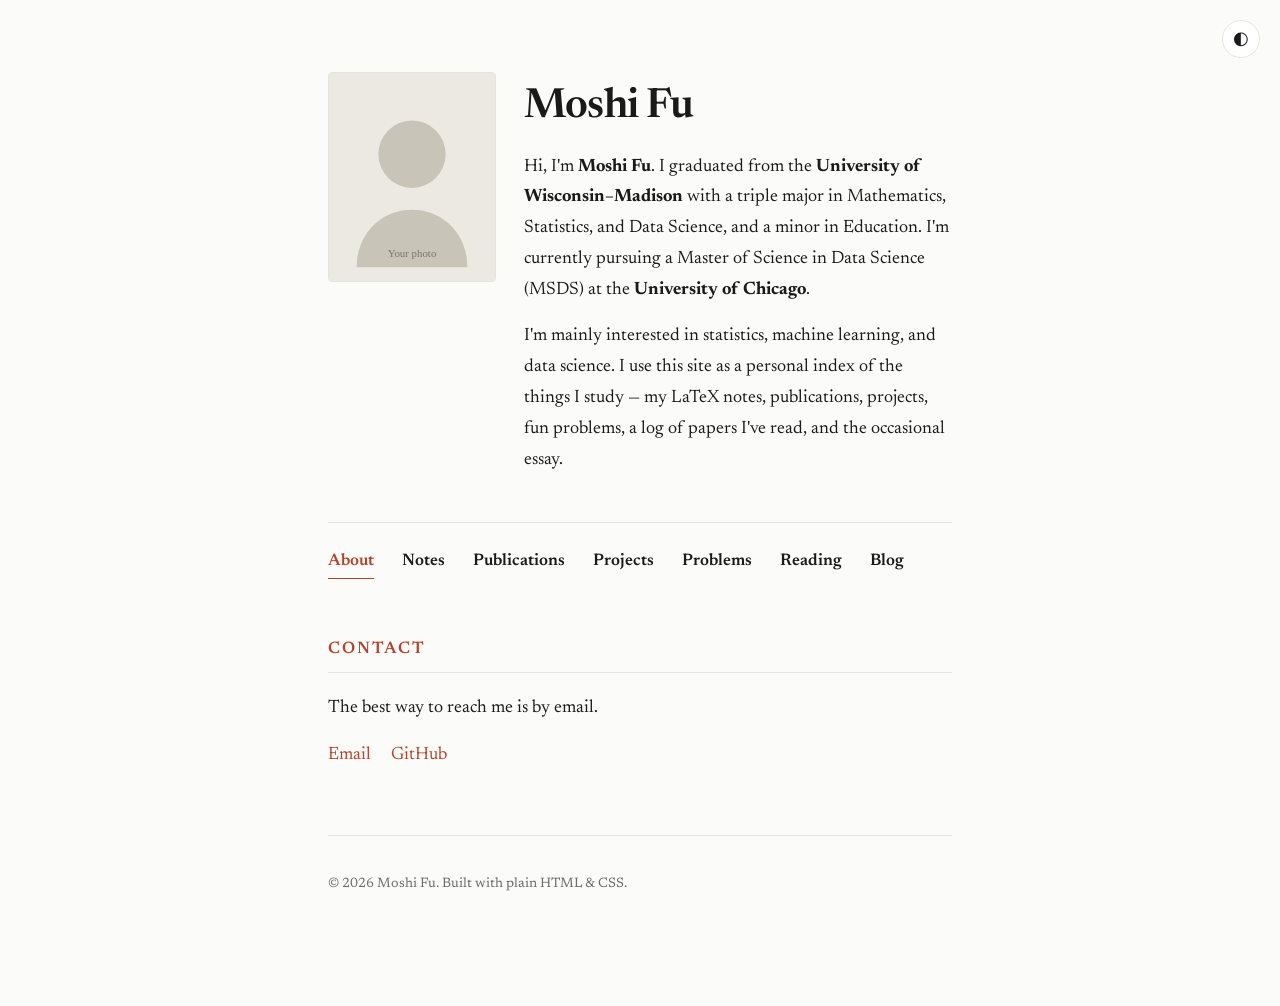
<file: index.html>
<!DOCTYPE html>
<html lang="en">
<head>
  <meta charset="UTF-8" />
  <meta name="viewport" content="width=device-width, initial-scale=1.0" />
  <title>Moshi Fu</title>
  <meta name="description" content="Personal website of Moshi Fu." />
  <link rel="preconnect" href="https://fonts.googleapis.com" />
  <link rel="preconnect" href="https://fonts.gstatic.com" crossorigin />
  <link
    href="https://fonts.googleapis.com/css2?family=Inter:wght@400;500;600&family=Newsreader:ital,opsz@0,6..72;1,6..72&display=swap"
    rel="stylesheet"
  />
  <link rel="stylesheet" href="assets/style.css" />
</head>
<body>
  <button id="theme-toggle" class="theme-toggle" aria-label="Toggle dark mode">
    <span class="theme-toggle__icon">◐</span>
  </button>

  <main class="container">
    <header class="header">
      <div class="intro">
        <!-- Replace assets/profile.svg with your own photo (e.g. upload
             assets/profile.jpg and change the src below to assets/profile.jpg) -->
        <img class="avatar" src="assets/profile.svg" alt="Moshi Fu" />
        <div class="intro-text">
          <h1 class="name">Moshi Fu</h1>
          <p>
            Hi, I'm <strong>Moshi Fu</strong>. I graduated from the
            <strong>University of Wisconsin–Madison</strong> with a triple major
            in Mathematics, Statistics, and Data Science, and a minor in
            Education. I'm currently pursuing a Master of Science in Data Science
            (MSDS) at the <strong>University of Chicago</strong>.
          </p>
          <p>
            I'm mainly interested in statistics, machine learning, and data
            science. I use this site as a personal index of the things I study —
            my LaTeX notes, publications, projects, fun problems, a log of
            papers I've read, and the occasional essay.
          </p>
        </div>
      </div>
      <nav class="nav">
        <a href="index.html" class="is-active">About</a>
        <a href="notes.html">Notes</a>
        <a href="publications.html">Publications</a>
        <a href="projects.html">Projects</a>
        <a href="problems.html">Problems</a>
        <a href="reading.html">Reading</a>
        <a href="blog.html">Blog</a>
      </nav>
    </header>

    <section id="contact" class="section">
      <h2 class="section-title">Contact</h2>
      <p>The best way to reach me is by email.</p>
      <ul class="contact-list">
        <li><a href="mailto:Fudapi@outlook.com">Email</a></li>
        <li><a href="https://github.com/mo119m" target="_blank" rel="noopener">GitHub</a></li>
      </ul>
    </section>

    <footer class="footer">
      <p>© <span id="year"></span> Moshi Fu. Built with plain HTML &amp; CSS.</p>
    </footer>
  </main>

  <script src="assets/main.js"></script>
</body>
</html>
</file>
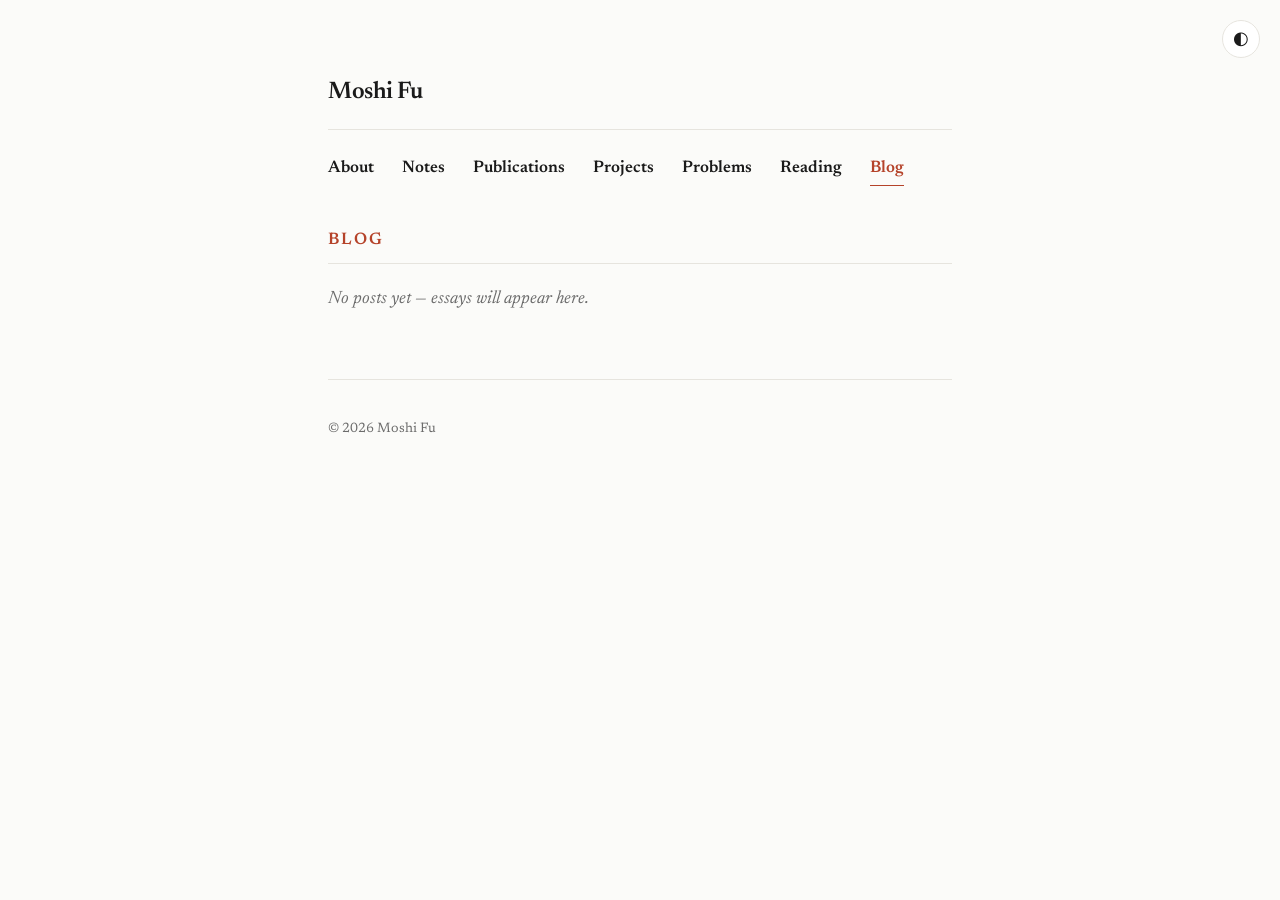
<file: blog.html>
<!DOCTYPE html>
<html lang="en">
<head>
  <meta charset="UTF-8" />
  <meta name="viewport" content="width=device-width, initial-scale=1.0" />
  <title>Blog — Moshi Fu</title>
  <meta name="description" content="Essays and notes by Moshi Fu." />
  <link rel="preconnect" href="https://fonts.googleapis.com" />
  <link rel="preconnect" href="https://fonts.gstatic.com" crossorigin />
  <link
    href="https://fonts.googleapis.com/css2?family=Inter:wght@400;500;600&family=Newsreader:ital,opsz@0,6..72;1,6..72&display=swap"
    rel="stylesheet"
  />
  <link rel="stylesheet" href="assets/style.css" />
</head>
<body>
  <button id="theme-toggle" class="theme-toggle" aria-label="Toggle dark mode">
    <span class="theme-toggle__icon">◐</span>
  </button>

  <main class="container">
    <header class="header header--sub">
      <a href="index.html" class="home-link">Moshi Fu</a>
      <nav class="nav">
        <a href="index.html">About</a>
        <a href="notes.html">Notes</a>
        <a href="publications.html">Publications</a>
        <a href="projects.html">Projects</a>
        <a href="problems.html">Problems</a>
        <a href="reading.html">Reading</a>
        <a href="blog.html" class="is-active">Blog</a>
      </nav>
    </header>

    <section class="section">
      <h2 class="section-title">Blog</h2>
      <p class="empty-note">No posts yet — essays will appear here.</p>
      <!--
        To add a post, create blog/your-post.html (a simple HTML page; copy the
        structure of any page here), then link it:
        <ul class="entry-list">
          <li class="entry">
            <div class="entry-meta">Jun 2026</div>
            <div class="entry-body">
              <a class="entry-title" href="blog/your-post.html">Post title</a>
              <p class="entry-desc">One-sentence summary.</p>
            </div>
          </li>
        </ul>
      -->
    </section>

    <footer class="footer">
      <p>© <span id="year"></span> Moshi Fu</p>
    </footer>
  </main>

  <script src="assets/main.js"></script>
</body>
</html>
</file>
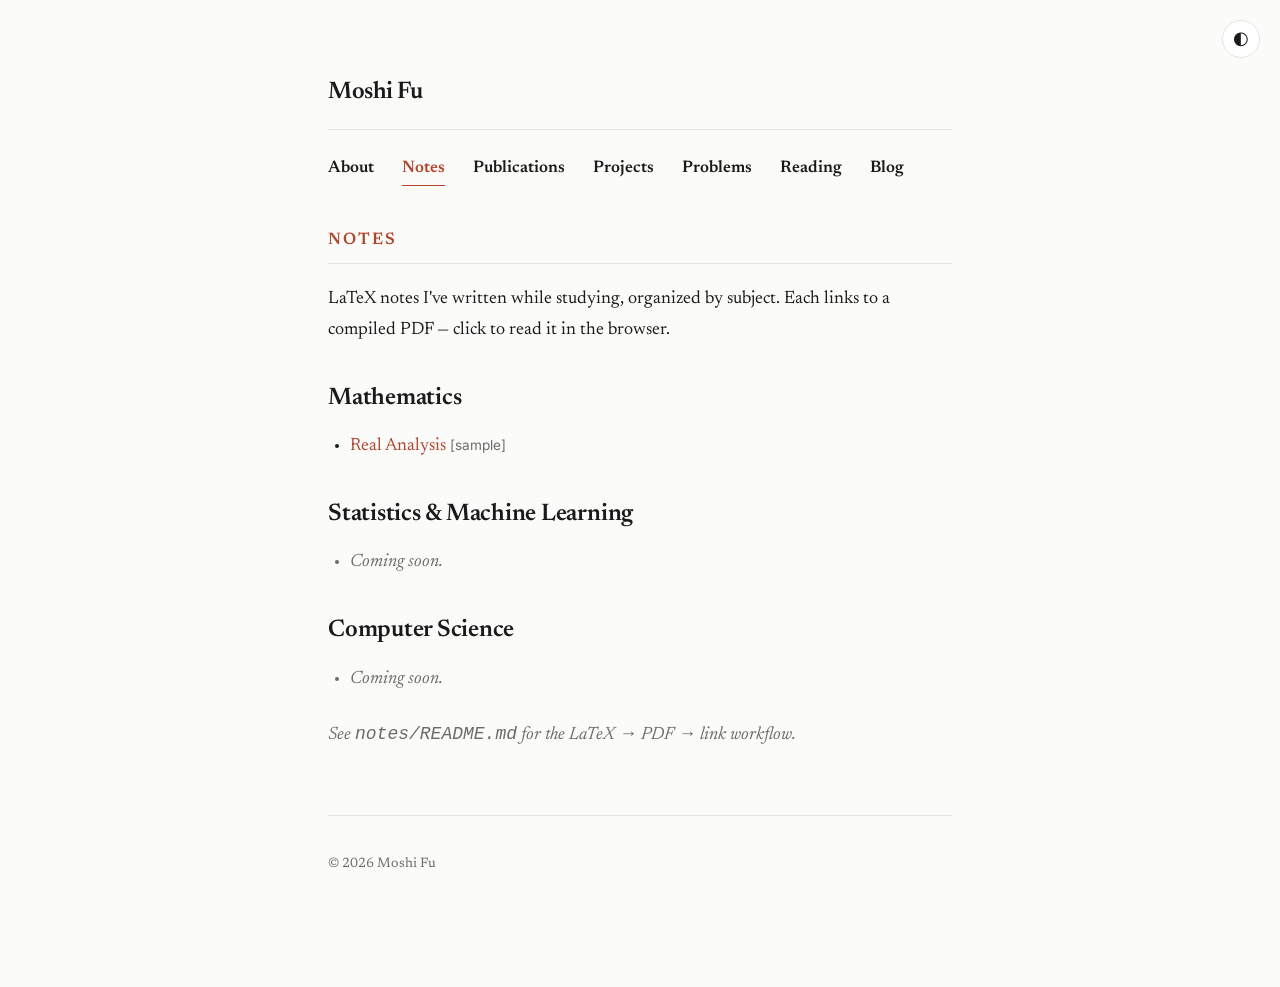
<file: notes.html>
<!DOCTYPE html>
<html lang="en">
<head>
  <meta charset="UTF-8" />
  <meta name="viewport" content="width=device-width, initial-scale=1.0" />
  <title>Notes — Moshi Fu</title>
  <meta name="description" content="LaTeX notes by Moshi Fu." />
  <link rel="preconnect" href="https://fonts.googleapis.com" />
  <link rel="preconnect" href="https://fonts.gstatic.com" crossorigin />
  <link
    href="https://fonts.googleapis.com/css2?family=Inter:wght@400;500;600&family=Newsreader:ital,opsz@0,6..72;1,6..72&display=swap"
    rel="stylesheet"
  />
  <link rel="stylesheet" href="assets/style.css" />
</head>
<body>
  <button id="theme-toggle" class="theme-toggle" aria-label="Toggle dark mode">
    <span class="theme-toggle__icon">◐</span>
  </button>

  <main class="container">
    <header class="header header--sub">
      <a href="index.html" class="home-link">Moshi Fu</a>
      <nav class="nav">
        <a href="index.html">About</a>
        <a href="notes.html" class="is-active">Notes</a>
        <a href="publications.html">Publications</a>
        <a href="projects.html">Projects</a>
        <a href="problems.html">Problems</a>
        <a href="reading.html">Reading</a>
        <a href="blog.html">Blog</a>
      </nav>
    </header>

    <section class="section">
      <h2 class="section-title">Notes</h2>
      <p>
        LaTeX notes I've written while studying, organized by subject. Each
        links to a compiled PDF — click to read it in the browser.
      </p>

      <!--
        To add a note: compile your .tex to a PDF, drop it in notes/, then add a
        line below. The [N pg] page count is just text you type in.
      -->

      <h3 class="note-category">Mathematics</h3>
      <ul class="note-list">
        <li>
          <a href="notes/real-analysis.pdf" target="_blank" rel="noopener">Real Analysis</a>
          <span class="note-pages">[sample]</span>
        </li>
        <!-- <li><a href="notes/linear-algebra.pdf">Linear Algebra</a> <span class="note-pages">[108 pg]</span></li> -->
      </ul>

      <h3 class="note-category">Statistics &amp; Machine Learning</h3>
      <ul class="note-list">
        <li class="empty-note">Coming soon.</li>
      </ul>

      <h3 class="note-category">Computer Science</h3>
      <ul class="note-list">
        <li class="empty-note">Coming soon.</li>
      </ul>

      <p class="empty-note" style="margin-top:1.5rem">
        See <code>notes/README.md</code> for the LaTeX → PDF → link workflow.
      </p>
    </section>

    <footer class="footer">
      <p>© <span id="year"></span> Moshi Fu</p>
    </footer>
  </main>

  <script src="assets/main.js"></script>
</body>
</html>
</file>
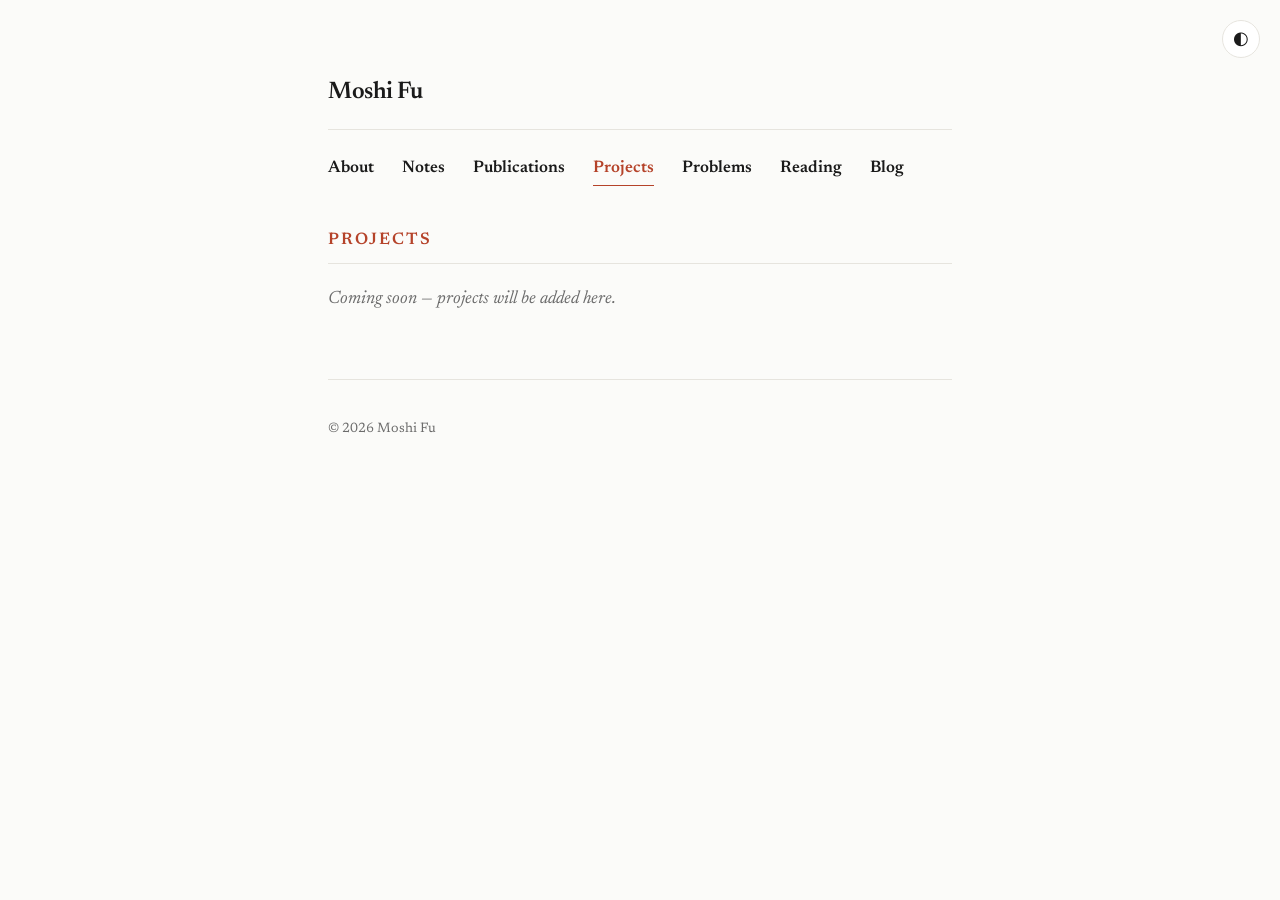
<file: projects.html>
<!DOCTYPE html>
<html lang="en">
<head>
  <meta charset="UTF-8" />
  <meta name="viewport" content="width=device-width, initial-scale=1.0" />
  <title>Projects — Moshi Fu</title>
  <meta name="description" content="Projects by Moshi Fu." />
  <link rel="preconnect" href="https://fonts.googleapis.com" />
  <link rel="preconnect" href="https://fonts.gstatic.com" crossorigin />
  <link
    href="https://fonts.googleapis.com/css2?family=Inter:wght@400;500;600&family=Newsreader:ital,opsz@0,6..72;1,6..72&display=swap"
    rel="stylesheet"
  />
  <link rel="stylesheet" href="assets/style.css" />
</head>
<body>
  <button id="theme-toggle" class="theme-toggle" aria-label="Toggle dark mode">
    <span class="theme-toggle__icon">◐</span>
  </button>

  <main class="container">
    <header class="header header--sub">
      <a href="index.html" class="home-link">Moshi Fu</a>
      <nav class="nav">
        <a href="index.html">About</a>
        <a href="notes.html">Notes</a>
        <a href="publications.html">Publications</a>
        <a href="projects.html" class="is-active">Projects</a>
        <a href="problems.html">Problems</a>
        <a href="reading.html">Reading</a>
        <a href="blog.html">Blog</a>
      </nav>
    </header>

    <section class="section">
      <h2 class="section-title">Projects</h2>
      <p class="empty-note">Coming soon — projects will be added here.</p>
      <!--
        To add a project, use this template:
        <ul class="entry-list">
          <li class="entry">
            <div class="entry-meta">2026</div>
            <div class="entry-body">
              <a class="entry-title" href="LINK">Project name</a>
              <p class="entry-desc">One-sentence description.</p>
              <div class="entry-tags"><span class="tag">Python</span></div>
            </div>
          </li>
        </ul>
      -->
    </section>

    <footer class="footer">
      <p>© <span id="year"></span> Moshi Fu</p>
    </footer>
  </main>

  <script src="assets/main.js"></script>
</body>
</html>
</file>
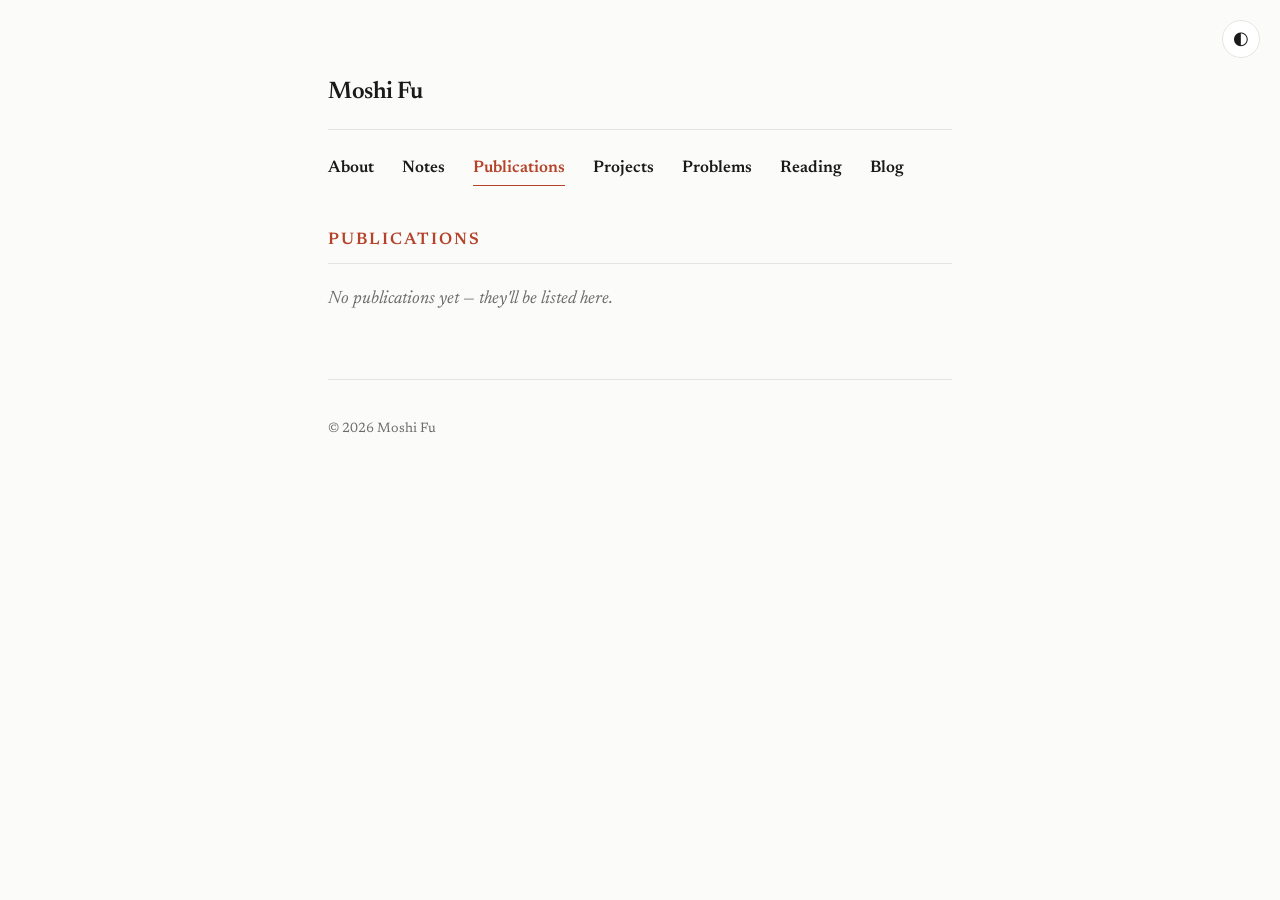
<file: publications.html>
<!DOCTYPE html>
<html lang="en">
<head>
  <meta charset="UTF-8" />
  <meta name="viewport" content="width=device-width, initial-scale=1.0" />
  <title>Publications — Moshi Fu</title>
  <meta name="description" content="Publications by Moshi Fu." />
  <link rel="preconnect" href="https://fonts.googleapis.com" />
  <link rel="preconnect" href="https://fonts.gstatic.com" crossorigin />
  <link
    href="https://fonts.googleapis.com/css2?family=Inter:wght@400;500;600&family=Newsreader:ital,opsz@0,6..72;1,6..72&display=swap"
    rel="stylesheet"
  />
  <link rel="stylesheet" href="assets/style.css" />
</head>
<body>
  <button id="theme-toggle" class="theme-toggle" aria-label="Toggle dark mode">
    <span class="theme-toggle__icon">◐</span>
  </button>

  <main class="container">
    <header class="header header--sub">
      <a href="index.html" class="home-link">Moshi Fu</a>
      <nav class="nav">
        <a href="index.html">About</a>
        <a href="notes.html">Notes</a>
        <a href="publications.html" class="is-active">Publications</a>
        <a href="projects.html">Projects</a>
        <a href="problems.html">Problems</a>
        <a href="reading.html">Reading</a>
        <a href="blog.html">Blog</a>
      </nav>
    </header>

    <section class="section">
      <h2 class="section-title">Publications</h2>
      <p class="empty-note">No publications yet — they'll be listed here.</p>
      <!--
        To add a publication, use this template:
        <ul class="entry-list">
          <li class="entry">
            <div class="entry-meta">2026</div>
            <div class="entry-body">
              <span class="entry-title">Paper title</span>
              <p class="entry-desc">
                Author One, <strong>Moshi Fu</strong>, Author Three.
                <em>Venue / Journal</em>, 2026.
                <a href="#">[PDF]</a> <a href="#">[arXiv]</a> <a href="#">[code]</a>
              </p>
            </div>
          </li>
        </ul>
      -->
    </section>

    <footer class="footer">
      <p>© <span id="year"></span> Moshi Fu</p>
    </footer>
  </main>

  <script src="assets/main.js"></script>
</body>
</html>
</file>
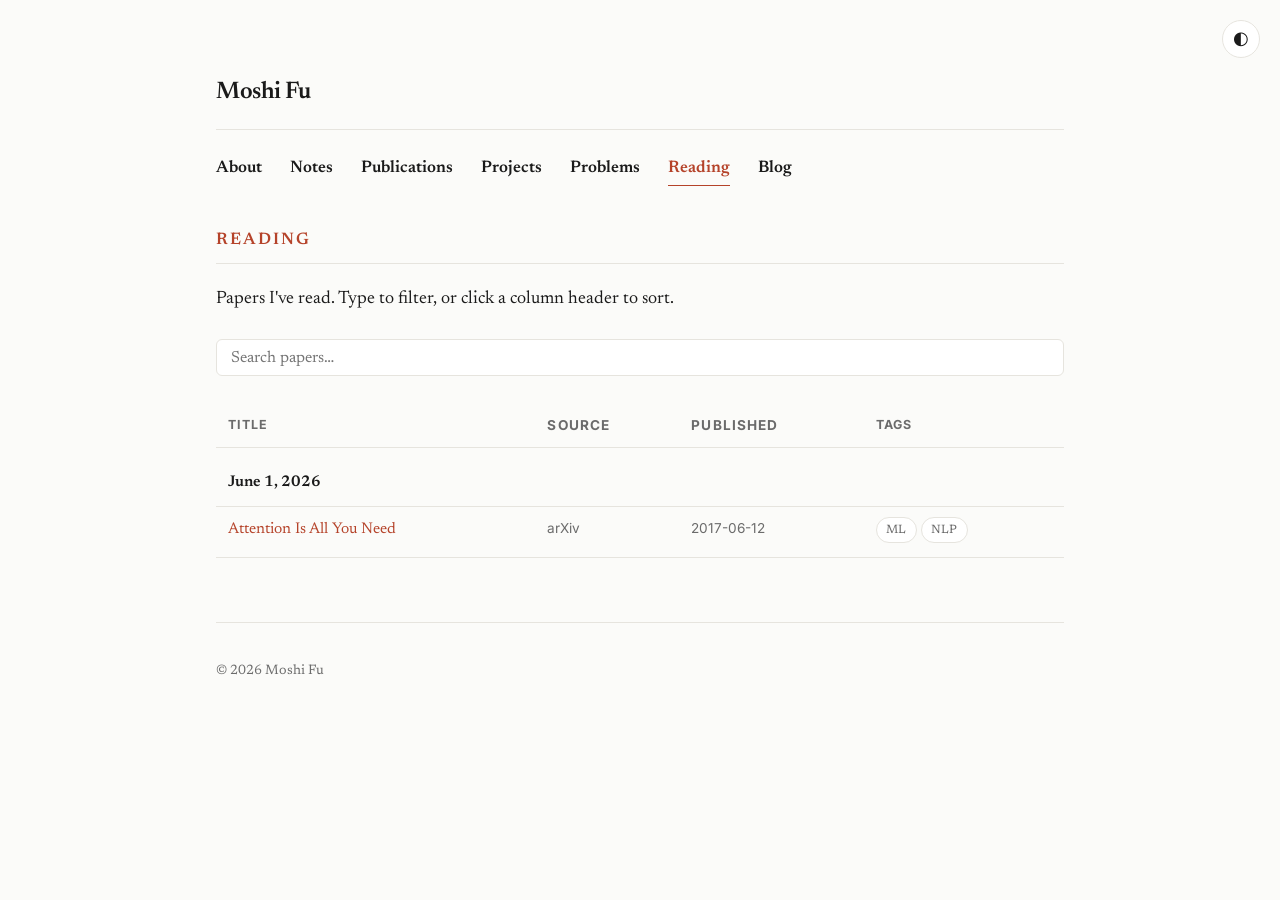
<file: reading.html>
<!DOCTYPE html>
<html lang="en">
<head>
  <meta charset="UTF-8" />
  <meta name="viewport" content="width=device-width, initial-scale=1.0" />
  <title>Reading — Moshi Fu</title>
  <meta name="description" content="Papers Moshi Fu has read." />
  <link rel="preconnect" href="https://fonts.googleapis.com" />
  <link rel="preconnect" href="https://fonts.gstatic.com" crossorigin />
  <link
    href="https://fonts.googleapis.com/css2?family=Inter:wght@400;500;600&family=Newsreader:ital,opsz@0,6..72;1,6..72&display=swap"
    rel="stylesheet"
  />
  <link rel="stylesheet" href="assets/style.css" />
</head>
<body>
  <button id="theme-toggle" class="theme-toggle" aria-label="Toggle dark mode">
    <span class="theme-toggle__icon">◐</span>
  </button>

  <main class="container container--wide">
    <header class="header header--sub">
      <a href="index.html" class="home-link">Moshi Fu</a>
      <nav class="nav">
        <a href="index.html">About</a>
        <a href="notes.html">Notes</a>
        <a href="publications.html">Publications</a>
        <a href="projects.html">Projects</a>
        <a href="problems.html">Problems</a>
        <a href="reading.html" class="is-active">Reading</a>
        <a href="blog.html">Blog</a>
      </nav>
    </header>

    <section class="section">
      <h2 class="section-title">Reading</h2>
      <p>Papers I've read. Type to filter, or click a column header to sort.</p>

      <input
        id="paper-search"
        class="search-box"
        type="search"
        placeholder="Search papers…"
        aria-label="Search papers"
      />

      <table class="papers" id="papers-table">
        <thead>
          <tr>
            <th data-sort="title"><span class="arrow">Title</span></th>
            <th data-sort="source" class="col-source"><span class="arrow">Source</span></th>
            <th data-sort="published" class="col-pub"><span class="arrow">Published</span></th>
            <th data-sort="tags"><span class="arrow">Tags</span></th>
          </tr>
        </thead>
        <!--
          Each <tr class="paper"> is one paper. data-read is the date you read
          it (used for grouping/sorting); data-published is the paper's date.
          Add new rows by copying the example below.
        -->
        <tbody>
          <tr class="paper" data-read="2026-06-01" data-published="2017-06-12">
            <td><a class="paper-title" href="https://arxiv.org/abs/1706.03762" target="_blank" rel="noopener">Attention Is All You Need</a></td>
            <td class="col-source">arXiv</td>
            <td class="col-pub">2017-06-12</td>
            <td><span class="tag">ML</span><span class="tag">NLP</span></td>
          </tr>
        </tbody>
      </table>

      <p class="empty-note" id="no-results" style="display:none">No papers match your search.</p>
    </section>

    <footer class="footer">
      <p>© <span id="year"></span> Moshi Fu</p>
    </footer>
  </main>

  <script src="assets/main.js"></script>
  <script src="assets/reading.js"></script>
</body>
</html>
</file>
<file: assets/style.css>
/* =========================================================
   Minimal personal site — plain CSS, no build step.
   Edit the variables below to change the look quickly.
   ========================================================= */

:root {
  --bg: #fbfbf9;
  --fg: #1a1a1a;
  --muted: #6b6b6b;
  --accent: #b5432a;
  --border: #e6e4de;
  --card: #ffffff;
  --max-width: 42rem;
  --serif: "Newsreader", Georgia, "Times New Roman", serif;
  --sans: "Inter", -apple-system, BlinkMacSystemFont, "Segoe UI", sans-serif;
}

:root[data-theme="dark"] {
  --bg: #121212;
  --fg: #ececec;
  --muted: #9a9a9a;
  --accent: #e8825f;
  --border: #2a2a2a;
  --card: #1b1b1b;
}

* {
  box-sizing: border-box;
}

html {
  scroll-behavior: smooth;
}

body {
  margin: 0;
  background: var(--bg);
  color: var(--fg);
  font-family: var(--serif);
  font-size: 18px;
  line-height: 1.72;
  -webkit-font-smoothing: antialiased;
  text-rendering: optimizeLegibility;
  transition: background 0.25s ease, color 0.25s ease;
}

.container {
  max-width: var(--max-width);
  margin: 0 auto;
  padding: 4.5rem 1.5rem 6rem;
}

/* ---------- Header ---------- */
.header {
  margin-bottom: 3.5rem;
}

.name {
  font-family: var(--serif);
  font-size: 2.6rem;
  font-weight: 600;
  letter-spacing: -0.02em;
  margin: 0 0 0.5rem;
}

.tagline {
  color: var(--muted);
  font-size: 1.1rem;
  margin: 0 0 1.75rem;
  max-width: 34rem;
}

/* Two-column intro: photo on the left, bio on the right */
.intro {
  display: flex;
  gap: 1.75rem;
  align-items: flex-start;
  margin-bottom: 2rem;
}

.avatar {
  flex: 0 0 168px;
  width: 168px;
  height: 210px;
  object-fit: cover;
  border-radius: 4px;
  border: 1px solid var(--border);
}

.intro-text {
  flex: 1;
  min-width: 0;
}

.intro-text .name {
  margin-top: 0;
}

.intro-text p {
  margin: 0 0 0.9rem;
}

.nav {
  display: flex;
  flex-wrap: wrap;
  gap: 1.75rem;
  font-family: var(--serif);
  font-size: 1.05rem;
  font-weight: 600;
  padding-top: 1.5rem;
  border-top: 1px solid var(--border);
}

.nav a {
  color: var(--fg);
  text-decoration: none;
  border-bottom: 1px solid transparent;
  padding-bottom: 2px;
  transition: border-color 0.15s ease, color 0.15s ease;
}

.nav a:hover {
  color: var(--accent);
  border-color: var(--accent);
}

.nav a.is-active {
  color: var(--accent);
  border-color: var(--accent);
}

/* Sub-page header: name links back home, sits above the nav */
.header--sub {
  margin-bottom: 2.5rem;
}

.home-link {
  font-family: var(--serif);
  font-size: 1.5rem;
  font-weight: 600;
  letter-spacing: -0.02em;
  color: var(--fg);
  text-decoration: none;
  display: inline-block;
  margin-bottom: 1rem;
}

.home-link:hover {
  color: var(--accent);
}

/* ---------- Sections ---------- */
.section {
  margin-bottom: 3.5rem;
  scroll-margin-top: 2rem;
}

.section-title {
  font-family: var(--serif);
  font-size: 1.05rem;
  font-weight: 600;
  text-transform: uppercase;
  letter-spacing: 0.12em;
  color: var(--accent);
  margin: 0 0 1.25rem;
  padding-bottom: 0.5rem;
  border-bottom: 1px solid var(--border);
}

.section p {
  margin: 0 0 1rem;
}

a {
  color: var(--accent);
}

/* ---------- Entry list (projects / blog) ---------- */
.entry-list {
  list-style: none;
  margin: 0;
  padding: 0;
}

.entry {
  display: flex;
  gap: 1.25rem;
  padding: 1.1rem 0;
  border-bottom: 1px solid var(--border);
}

.entry:last-child {
  border-bottom: none;
}

.entry-meta {
  flex: 0 0 4.5rem;
  color: var(--muted);
  font-size: 0.85rem;
  padding-top: 0.2rem;
  font-variant-numeric: tabular-nums;
}

.entry-body {
  flex: 1;
}

.entry-title {
  font-family: var(--serif);
  font-size: 1.2rem;
  font-weight: 600;
  text-decoration: none;
  color: var(--fg);
}

.entry-title:hover {
  color: var(--accent);
}

.entry-desc {
  margin: 0.3rem 0 0.5rem;
  color: var(--muted);
  font-size: 0.97rem;
}

.entry-tags {
  display: flex;
  gap: 0.4rem;
}

.tag {
  font-size: 0.75rem;
  color: var(--muted);
  background: var(--card);
  border: 1px solid var(--border);
  border-radius: 999px;
  padding: 0.1rem 0.6rem;
}

.empty-note {
  color: var(--muted);
  font-style: italic;
}

/* ---------- Contact ---------- */
.contact-list {
  list-style: none;
  display: flex;
  flex-wrap: wrap;
  gap: 1.25rem;
  margin: 0.5rem 0 0;
  padding: 0;
}

.contact-list a {
  text-decoration: none;
  border-bottom: 1px solid transparent;
  transition: border-color 0.15s ease;
}

.contact-list a:hover {
  border-color: var(--accent);
}

/* ---------- Footer ---------- */
.footer {
  margin-top: 4rem;
  padding-top: 1.5rem;
  border-top: 1px solid var(--border);
  color: var(--muted);
  font-size: 0.85rem;
}

/* ---------- Theme toggle ---------- */
.theme-toggle {
  position: fixed;
  top: 1.25rem;
  right: 1.25rem;
  width: 2.4rem;
  height: 2.4rem;
  border-radius: 50%;
  border: 1px solid var(--border);
  background: var(--card);
  color: var(--fg);
  cursor: pointer;
  font-size: 1.1rem;
  line-height: 1;
  display: flex;
  align-items: center;
  justify-content: center;
  transition: background 0.2s ease, transform 0.15s ease;
}

.theme-toggle:hover {
  transform: scale(1.08);
}

/* ---------- Article (blog post) ---------- */
.article {
  font-family: var(--serif);
  font-size: 1.15rem;
  line-height: 1.75;
}

.article h1 {
  font-size: 2rem;
  letter-spacing: -0.02em;
  margin-bottom: 0.25rem;
}

.article .post-date {
  font-family: var(--sans);
  color: var(--muted);
  font-size: 0.9rem;
  margin-bottom: 2rem;
}

.back-link {
  font-family: var(--sans);
  font-size: 0.9rem;
  text-decoration: none;
  display: inline-block;
  margin-bottom: 2.5rem;
}

/* ---------- Notes: categorized index with page counts ---------- */
.note-category {
  font-family: var(--serif);
  font-size: 1.5rem;
  font-weight: 600;
  letter-spacing: -0.01em;
  margin: 2rem 0 0.75rem;
}

.note-list {
  list-style: disc;
  margin: 0 0 1.5rem;
  padding-left: 1.4rem;
}

.note-list li {
  margin: 0.3rem 0;
}

.note-list a {
  text-decoration: none;
  border-bottom: 1px solid transparent;
}

.note-list a:hover {
  border-color: var(--accent);
}

.note-pages {
  color: var(--muted);
  font-size: 0.85rem;
  font-family: var(--sans);
}

/* ---------- Reading: searchable / sortable table ---------- */
.container--wide {
  max-width: 56rem;
}

.search-box {
  width: 100%;
  font-family: var(--serif);
  font-size: 1rem;
  padding: 0.6rem 0.9rem;
  margin: 0.5rem 0 1.75rem;
  background: var(--card);
  color: var(--fg);
  border: 1px solid var(--border);
  border-radius: 6px;
}

.search-box:focus {
  outline: none;
  border-color: var(--accent);
}

.papers {
  width: 100%;
  border-collapse: collapse;
  font-size: 0.97rem;
}

.papers th,
.papers td {
  text-align: left;
  padding: 0.6rem 0.75rem;
  border-bottom: 1px solid var(--border);
  vertical-align: top;
}

.papers th {
  font-family: var(--sans);
  font-size: 0.78rem;
  text-transform: uppercase;
  letter-spacing: 0.08em;
  color: var(--muted);
  cursor: pointer;
  user-select: none;
  white-space: nowrap;
}

.papers th[aria-sort] .arrow::after {
  content: " ↕";
  opacity: 0.4;
}

.papers th[aria-sort="ascending"] .arrow::after {
  content: " ↑";
  opacity: 1;
}

.papers th[aria-sort="descending"] .arrow::after {
  content: " ↓";
  opacity: 1;
}

.papers tr.date-row td {
  font-family: var(--serif);
  font-weight: 600;
  background: transparent;
  padding-top: 1.4rem;
  border-bottom: 1px solid var(--border);
}

.papers .paper-title {
  text-decoration: none;
  border-bottom: 1px solid transparent;
}

.papers .paper-title:hover {
  border-color: var(--accent);
}

.papers td .tag {
  display: inline-block;
  margin: 0 0.25rem 0.25rem 0;
}

.papers .col-source,
.papers .col-pub {
  color: var(--muted);
  font-family: var(--sans);
  font-size: 0.85rem;
  white-space: nowrap;
}

/* ---------- Responsive ---------- */
@media (max-width: 600px) {
  .intro {
    flex-direction: column;
    gap: 1.25rem;
  }
  .avatar {
    width: 140px;
    height: 175px;
    flex-basis: 140px;
  }
}

@media (max-width: 540px) {
  .container {
    padding: 3rem 1.25rem 4rem;
  }
  .name {
    font-size: 2.1rem;
  }
  .entry {
    flex-direction: column;
    gap: 0.35rem;
  }
  .entry-meta {
    flex-basis: auto;
    padding-top: 0;
  }
  .papers .col-source,
  .papers .col-pub {
    display: none;
  }
}
</file>
